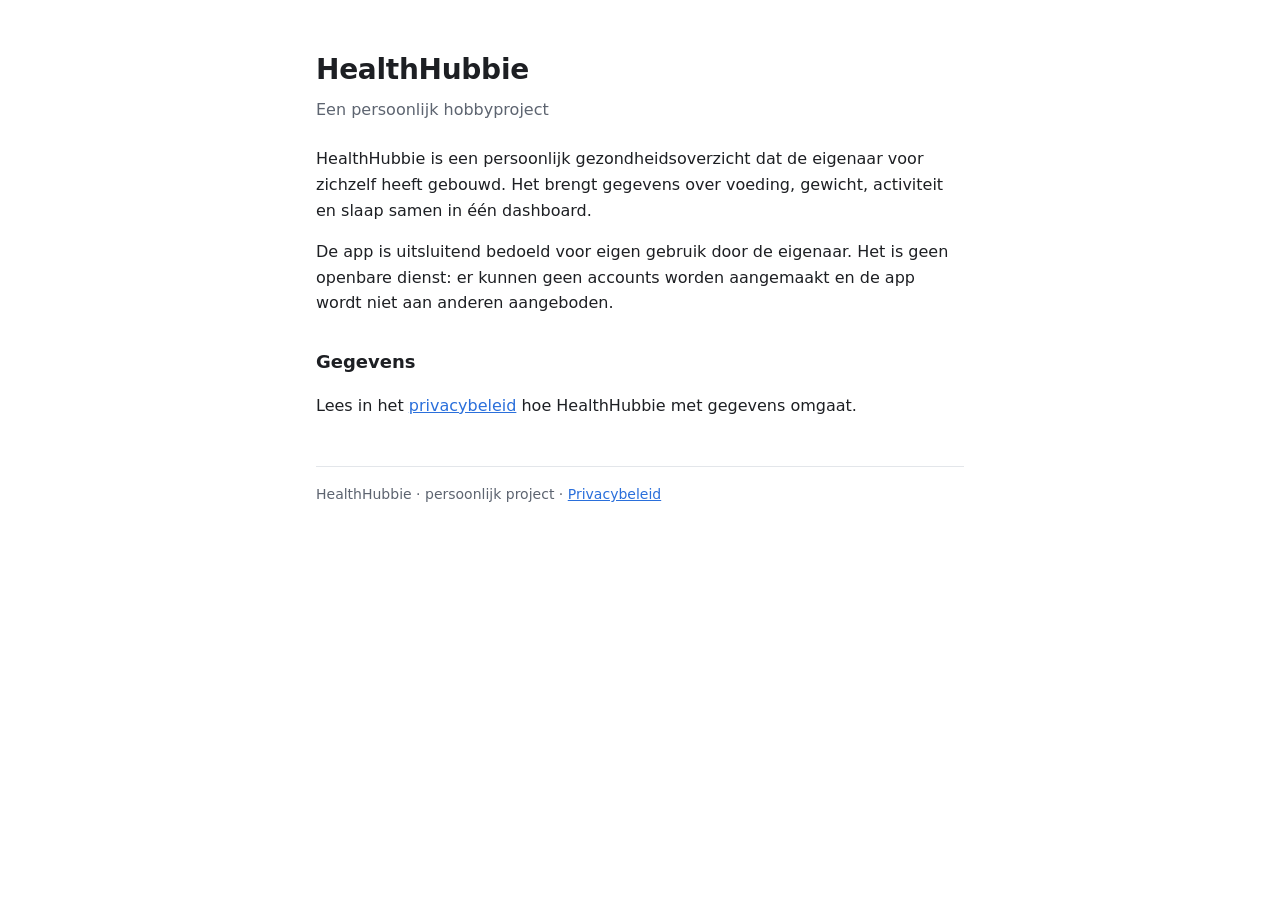
<file: index.html>
<!doctype html>
<html lang="nl"><head><meta charset="utf-8"><meta name="viewport" content="width=device-width, initial-scale=1">
<title>tonnniey</title><meta http-equiv="refresh" content="0; url=healthhub/"></head>
<body><p><a href="healthhub/">HealthHubbie</a></p></body></html>
</file>
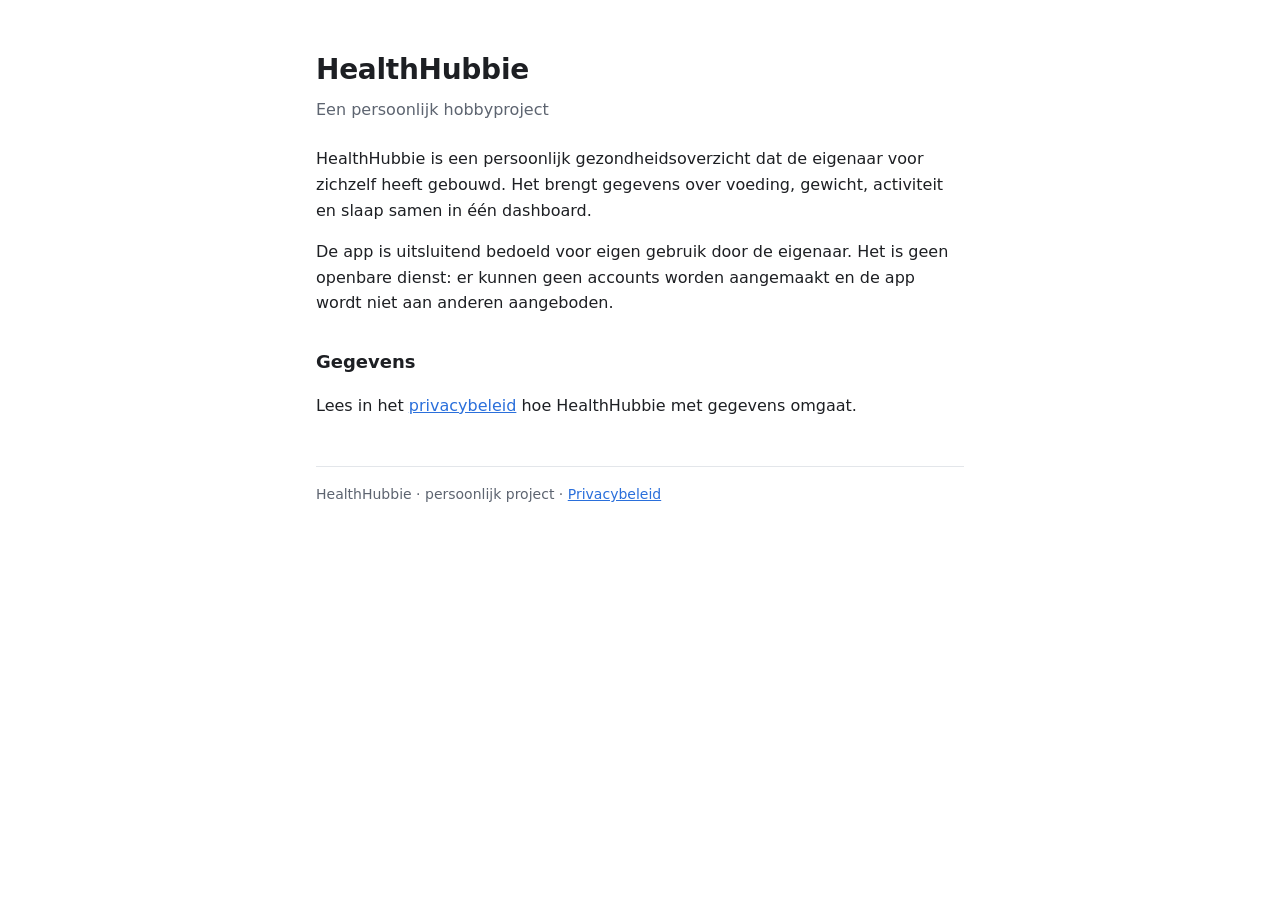
<file: healthhub/index.html>
<!doctype html>
<html lang="nl">
<head>
<meta charset="utf-8">
<meta name="viewport" content="width=device-width, initial-scale=1">
<title>HealthHubbie</title>
<link rel="stylesheet" href="style.css">
</head>
<body>
<main>
  <h1>HealthHubbie</h1>
  <p class="sub">Een persoonlijk hobbyproject</p>
  <p>HealthHubbie is een persoonlijk gezondheidsoverzicht dat de eigenaar voor zichzelf heeft gebouwd. Het brengt gegevens over voeding, gewicht, activiteit en slaap samen in één dashboard.</p>
  <p>De app is uitsluitend bedoeld voor eigen gebruik door de eigenaar. Het is geen openbare dienst: er kunnen geen accounts worden aangemaakt en de app wordt niet aan anderen aangeboden.</p>
  <h2>Gegevens</h2>
  <p>Lees in het <a href="privacy.html">privacybeleid</a> hoe HealthHubbie met gegevens omgaat.</p>
  <footer>HealthHubbie · persoonlijk project · <a href="privacy.html">Privacybeleid</a></footer>
</main>
</body>
</html>
</file>
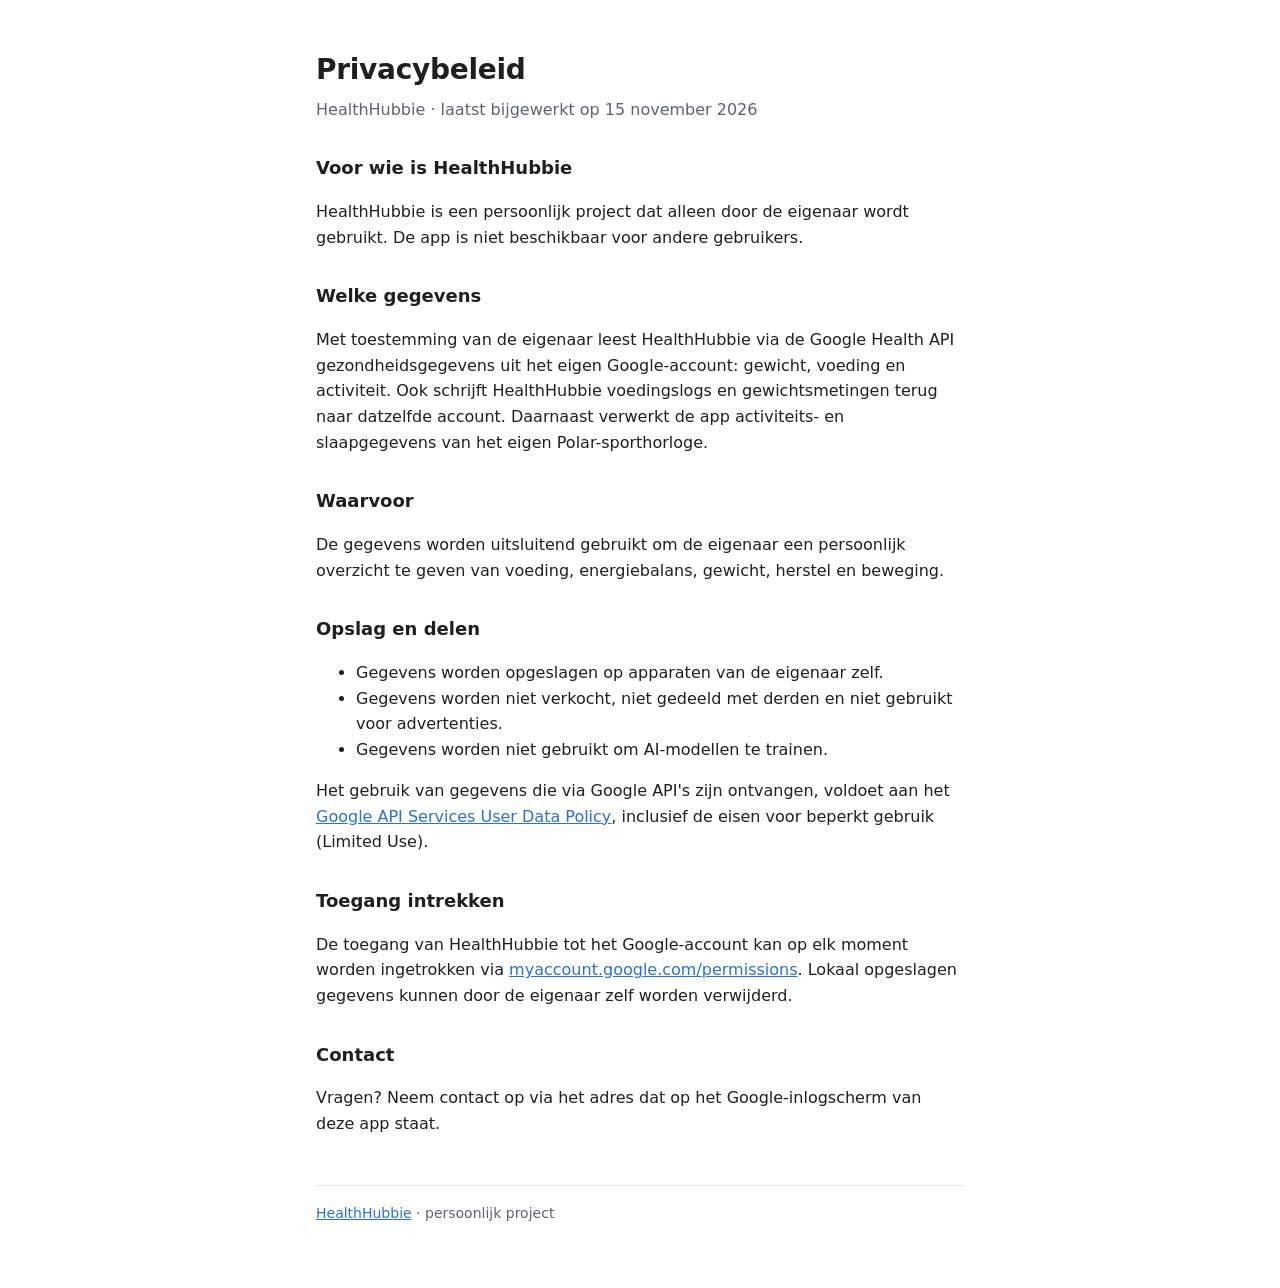
<file: healthhub/privacy.html>
<!doctype html>
<html lang="nl">
<head>
<meta charset="utf-8">
<meta name="viewport" content="width=device-width, initial-scale=1">
<title>HealthHubbie privacybeleid</title>
<link rel="stylesheet" href="style.css">
</head>
<body>
<main>
  <h1>Privacybeleid</h1>
  <p class="sub">HealthHubbie · laatst bijgewerkt op 15 november 2026</p>

  <h2>Voor wie is HealthHubbie</h2>
  <p>HealthHubbie is een persoonlijk project dat alleen door de eigenaar wordt gebruikt. De app is niet beschikbaar voor andere gebruikers.</p>

  <h2>Welke gegevens</h2>
  <p>Met toestemming van de eigenaar leest HealthHubbie via de Google Health API gezondheidsgegevens uit het eigen Google-account: gewicht, voeding en activiteit. Ook schrijft HealthHubbie voedingslogs en gewichtsmetingen terug naar datzelfde account. Daarnaast verwerkt de app activiteits- en slaapgegevens van het eigen Polar-sporthorloge.</p>

  <h2>Waarvoor</h2>
  <p>De gegevens worden uitsluitend gebruikt om de eigenaar een persoonlijk overzicht te geven van voeding, energiebalans, gewicht, herstel en beweging.</p>

  <h2>Opslag en delen</h2>
  <ul>
    <li>Gegevens worden opgeslagen op apparaten van de eigenaar zelf.</li>
    <li>Gegevens worden niet verkocht, niet gedeeld met derden en niet gebruikt voor advertenties.</li>
    <li>Gegevens worden niet gebruikt om AI-modellen te trainen.</li>
  </ul>
  <p>Het gebruik van gegevens die via Google API's zijn ontvangen, voldoet aan het <a href="https://developers.google.com/terms/api-services-user-data-policy">Google API Services User Data Policy</a>, inclusief de eisen voor beperkt gebruik (Limited Use).</p>

  <h2>Toegang intrekken</h2>
  <p>De toegang van HealthHubbie tot het Google-account kan op elk moment worden ingetrokken via <a href="https://myaccount.google.com/permissions">myaccount.google.com/permissions</a>. Lokaal opgeslagen gegevens kunnen door de eigenaar zelf worden verwijderd.</p>

  <h2>Contact</h2>
  <p>Vragen? Neem contact op via het adres dat op het Google-inlogscherm van deze app staat.</p>

  <footer><a href="./">HealthHubbie</a> · persoonlijk project</footer>
</main>
</body>
</html>
</file>
<file: healthhub/style.css>
:root { --bg: #ffffff; --ink: #1d1f23; --muted: #5d6470; --line: #e3e6ea; --accent: #2a6fdb; }
@media (prefers-color-scheme: dark) { :root { --bg: #15171a; --ink: #e8eaed; --muted: #a0a6b0; --line: #2c3036; --accent: #7aa7ff; } }
* { box-sizing: border-box; }
body { margin: 0; background: var(--bg); color: var(--ink); font: 16px/1.6 system-ui, -apple-system, "Segoe UI", Roboto, sans-serif; }
main { max-width: 680px; margin: 0 auto; padding: 48px 16px 64px; }
h1 { font-size: 28px; margin: 0 0 4px; letter-spacing: -0.01em; }
h2 { font-size: 18px; margin: 32px 0 8px; }
.sub { color: var(--muted); margin: 0 0 24px; }
a { color: var(--accent); }
footer { margin-top: 48px; padding-top: 16px; border-top: 1px solid var(--line); color: var(--muted); font-size: 14px; }
</file>
